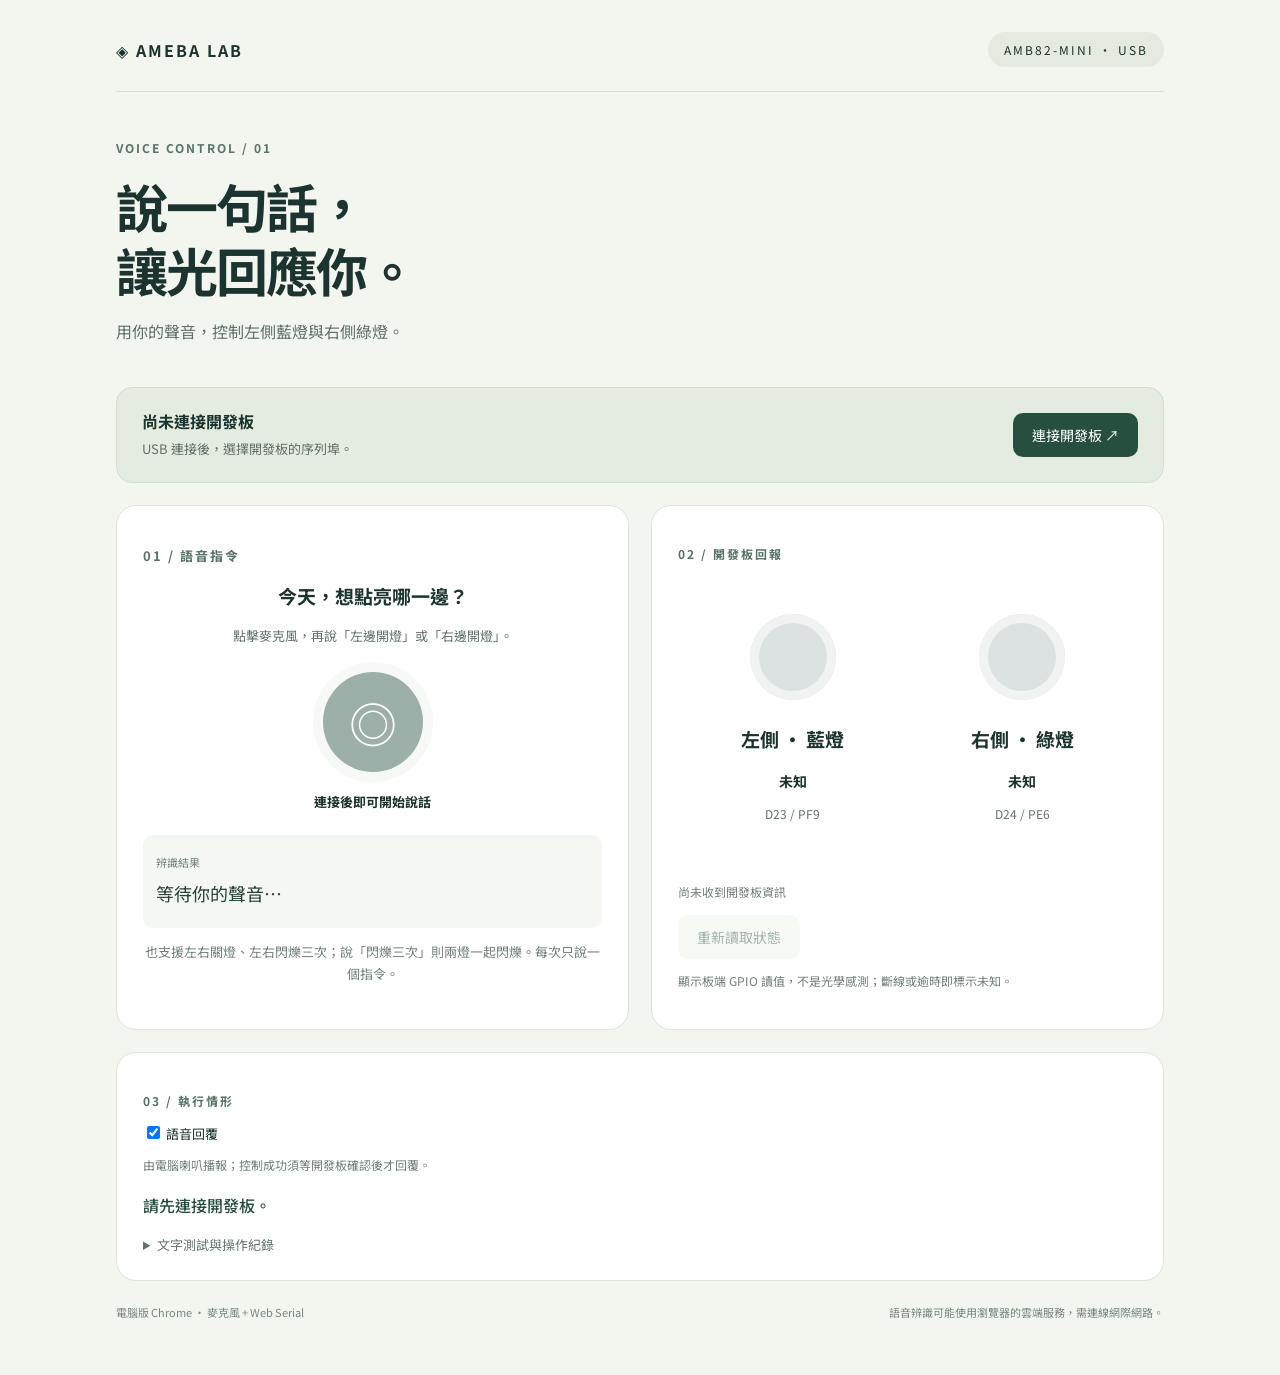
<file: web/index.html>
<!doctype html>
<html lang="zh-Hant">

<head>
  <meta charset="UTF-8">
  <meta name="viewport" content="width=device-width,initial-scale=1">
  <title>Ameba · 語音燈控</title>
  <link rel="stylesheet" href="style.css">
</head>

<body>
  <main>
    <header><a class="brand" href="./">◈ AMEBA LAB</a><span class="badge">AMB82-MINI · USB</span></header>
    <section class="intro">
      <p class="eyebrow">VOICE CONTROL / 01</p>
      <h1>說一句話，<br>讓光回應你。</h1>
      <p>用你的聲音，控制左側藍燈與右側綠燈。</p>
    </section>
    <section class="connection">
      <div><strong id="connection">尚未連接開發板</strong>
        <p id="device">USB 連接後，選擇開發板的序列埠。</p>
      </div><button id="connect">連接開發板 ↗</button><button id="disconnect" hidden>中斷連線</button>
    </section>
    <div class="layout">
      <section class="voice panel">
        <p class="eyebrow">01 / 語音指令</p>
        <h2>今天，想點亮哪一邊？</h2>
        <p>點擊麥克風，再說「左邊開燈」或「右邊開燈」。</p><button id="listen" class="mic" disabled aria-label="開始語音辨識">◎</button><strong
          id="speechStatus">連接後即可開始說話</strong>
        <div class="transcript"><span>辨識結果</span>
          <p id="transcript">等待你的聲音…</p>
        </div>
        <p class="hint">也支援左右關燈、左右閃爍三次；說「閃爍三次」則兩燈一起閃爍。每次只說一個指令。</p>
      </section>
      <section class="panel">
        <p class="eyebrow">02 / 開發板回報</p>
        <div class="lights">
          <article>
            <div id="blueOrb" class="orb blue"></div>
            <h2>左側 · 藍燈</h2><strong id="blueState">未知</strong>
            <p>D23 / PF9</p>
          </article>
          <article>
            <div id="greenOrb" class="orb green"></div>
            <h2>右側 · 綠燈</h2><strong id="greenState">未知</strong>
            <p>D24 / PE6</p>
          </article>
        </div>
        <p id="updated" class="hint">尚未收到開發板資訊</p><button id="refresh" class="secondary" disabled>重新讀取狀態</button>
        <p class="hint">顯示板端 GPIO 讀值，不是光學感測；斷線或逾時即標示未知。</p>
      </section>
    </div>
    <section class="panel feedback">
      <p class="eyebrow">03 / 執行情形</p><label><input type="checkbox" id="voiceReply" checked> 語音回覆</label>
      <p id="voiceReplyStatus" class="hint">由電腦喇叭播報；控制成功須等開發板確認後才回覆。</p>
      <p id="feedback" role="status" aria-live="polite">請先連接開發板。</p>
      <details>
        <summary>文字測試與操作紀錄</summary>
        <form id="textForm"><label for="text">輸入與語音相同的指令</label>
          <div class="inputRow"><input id="text" placeholder="例如：左邊開燈" autocomplete="off"><button id="send"
              disabled>傳送</button></div>
        </form>
        <ol id="log"></ol>
      </details>
    </section>
    <footer>電腦版 Chrome · 麥克風 + Web Serial <span>語音辨識可能使用瀏覽器的雲端服務，需連線網際網路。</span></footer>
  </main>
  <script type="module" src="app.js"></script>
</body>

</html>
</file>
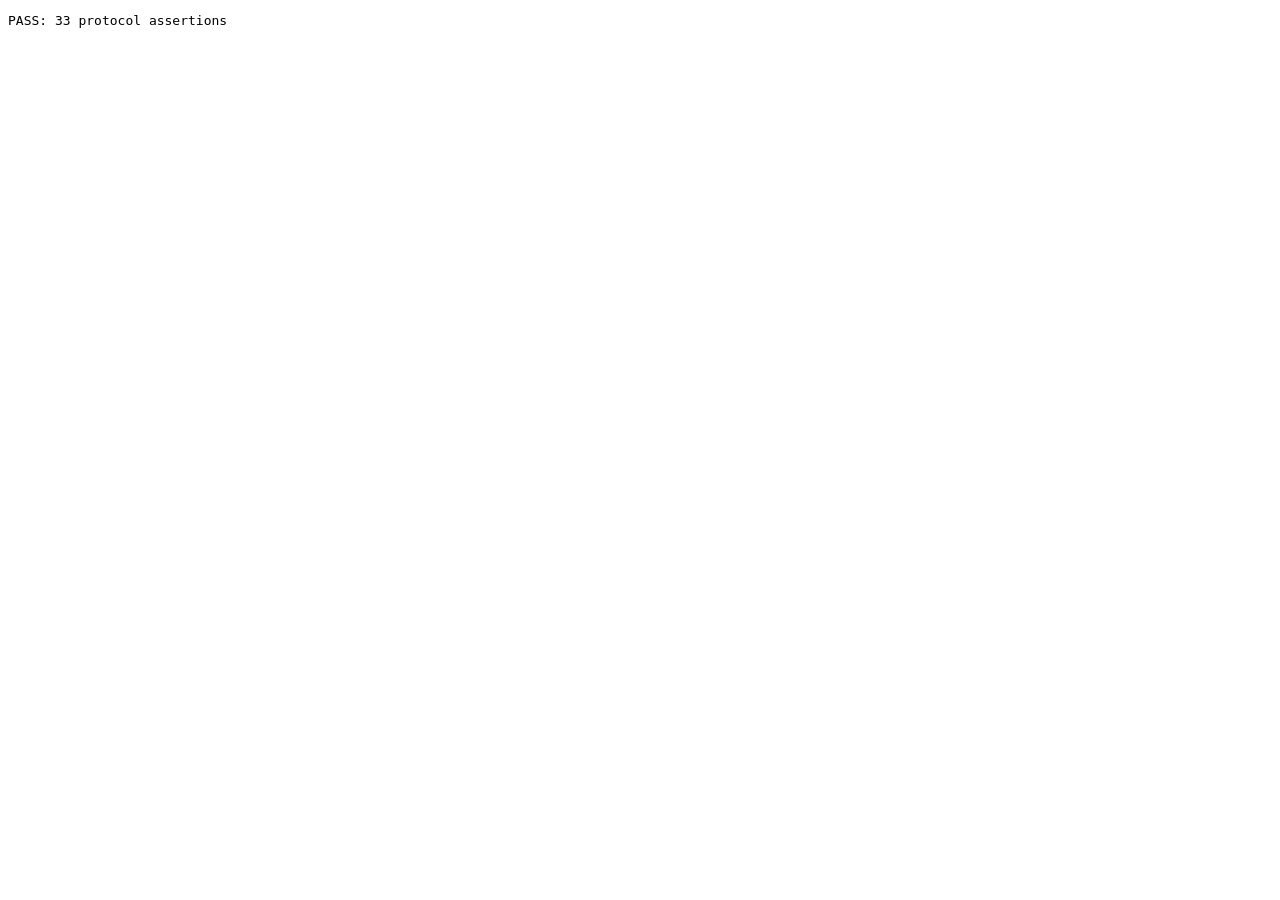
<file: web/tests.html>
<!doctype html><meta charset="utf-8"><title>Protocol tests</title><pre id="result">Running…</pre><script type="module">
import {parseSpeech, parseReply} from './protocol.js';
let count = 0;
function equal(actual, expected) { count++; if (actual !== expected) throw new Error(`Test ${count}: ${actual} !== ${expected}`); }
try {
  for (const [text, command] of [['左邊閃爍三次','BLUE_BLINK3'], ['藍燈閃爍3次','BLUE_BLINK3'], ['右邊閃爍三次','GREEN_BLINK3'], ['绿灯闪烁3次','GREEN_BLINK3'], ['閃爍三次','BOTH_BLINK3'], ['全部閃爍三次','BOTH_BLINK3']]) equal(parseSpeech(text),command);
  for (const text of ['不要閃爍三次', '左邊閃爍四次', '閃爍33次', '左邊閃爍三次右邊開燈']) equal(parseSpeech(text),null);
  for (const [text, command] of [['左邊開燈','BLUE_ON'],['右邊開燈','GREEN_ON'],['左邊關燈','BLUE_OFF'],['右邊關燈','GREEN_OFF'],[' 左边开灯。 ','BLUE_ON'],['開藍燈','BLUE_ON'],['關綠燈','GREEN_OFF']]) equal(parseSpeech(text),command);
  for (const text of ['', '不要左邊開燈', '左邊開燈嗎', '左邊開燈右邊關燈', '今天的天氣', '開燈', '請不要開藍燈', '左邊', '左邊開燈或右邊開燈']) equal(parseSpeech(text), null);
  const good = {protocol:1,board:'AMB82-MINI',id:12,ok:true,blue:true,green:false};
  equal(parseReply(JSON.stringify(good)).blue, true);
  for (const bad of ['boot log', '{}', JSON.stringify({...good,id:0}), JSON.stringify({...good,board:'OTHER'}), JSON.stringify({...good,blue:'true'}), JSON.stringify({...good,protocol:2})]) equal(parseReply(bad),null);
  document.getElementById('result').textContent = `PASS: ${count} protocol assertions`;
} catch (e) { document.getElementById('result').textContent = `FAIL: ${e.message}`; throw e; }
</script>
</file>
<file: web/style.css>
@import url('https://fonts.googleapis.com/css2?family=Noto+Sans+TC:wght@400;500;700&display=swap');

:root {
    font-family: 'Noto Sans TC', sans-serif;
    color: #1c3430;
    background: #f3f5ef;
    font-synthesis: none
}

* {
    box-sizing: border-box
}

body {
    margin: 0
}

main {
    max-width: 1120px;
    margin: auto;
    padding: 32px 36px
}

header {
    display: flex;
    justify-content: space-between;
    align-items: center;
    border-bottom: 1px solid #d9dfd5;
    padding-bottom: 24px
}

.brand {
    font-weight: 700;
    letter-spacing: 2px;
    text-decoration: none;
    color: inherit
}

.badge,
.eyebrow {
    font-size: 12px;
    letter-spacing: 2px
}

.badge {
    background: #e5eade;
    border-radius: 20px;
    padding: 9px 16px
}

.intro {
    padding: 34px 0 26px
}

.eyebrow {
    color: #577465;
    font-weight: 700
}

h1 {
    font-size: 52px;
    line-height: 1.23;
    letter-spacing: -2px;
    margin: 16px 0
}

p {
    line-height: 1.7;
    color: #61716b
}

h2 {
    font-size: 19px
}

.connection {
    display: flex;
    gap: 14px;
    align-items: center;
    padding: 21px 25px;
    background: #e4ebdf;
    border: 1px solid #d4dfcd;
    border-radius: 16px;
    margin-bottom: 22px
}

.connection div {
    flex: 1
}

.connection p {
    font-size: 13px;
    margin: 5px 0 0
}

button {
    font: inherit;
    cursor: pointer;
    border: 0;
    background: #264f40;
    color: white;
    padding: 12px 19px;
    border-radius: 10px;
    font-size: 14px
}

button:hover {
    filter: brightness(1.1)
}

button:disabled {
    opacity: .45;
    cursor: not-allowed
}

.layout {
    display: grid;
    grid-template-columns: 1fr 1fr;
    gap: 22px
}

.panel {
    background: #fff;
    border: 1px solid #e0e5da;
    border-radius: 20px;
    padding: 26px
}

.voice {
    text-align: center
}

.voice>.eyebrow {
    text-align: left
}

.voice p {
    font-size: 13px
}

.mic {
    display: block;
    border-radius: 50%;
    height: 100px;
    width: 100px;
    margin: 25px auto 16px;
    font-size: 48px;
    box-shadow: 0 0 0 10px #edf3e9
}

.mic.listening {
    background: #ba613c;
    animation: pulse 1s infinite
}

.voice>strong {
    font-size: 13px
}

.transcript {
    background: #f5f7f2;
    border-radius: 10px;
    margin: 23px 0 12px;
    padding: 13px;
    text-align: left
}

.transcript span {
    font-size: 11px;
    color: #738479
}

.transcript p {
    font-size: 18px;
    margin: 6px 0;
    color: #294336
}

.hint {
    font-size: 12px;
    color: #718178
}

.lights {
    display: flex;
    justify-content: space-around;
    text-align: center;
    padding: 38px 0 34px
}

.lights p {
    font-size: 12px
}

.lights strong {
    font-size: 14px
}

.orb {
    width: 86px;
    height: 86px;
    border-radius: 50%;
    background: #dce1e2;
    margin: 0 auto 25px;
    box-shadow: inset 0 0 0 9px #f1f3f2
}

.orb.blue.on {
    background: #4a9beb;
    box-shadow: 0 0 35px #7bbaff77, inset 0 0 0 9px #b9dcff
}

.orb.green.on {
    background: #51bd8a;
    box-shadow: 0 0 35px #72d7aa77, inset 0 0 0 9px #bcebd4
}

.orb.off {
    background: #a4b4af
}

.secondary {
    background: #eef3e9;
    color: #355b49
}

.feedback {
    margin-top: 22px
}

.feedback>p#feedback {
    color: #264f40;
    font-weight: 500
}

.feedback>p#feedback.error {
    color: #ad4234
}

summary {
    cursor: pointer;
    font-size: 13px;
    color: #62756a
}

form {
    margin: 18px 0
}

label {
    display: block;
    font-size: 13px;
    margin-bottom: 8px
}

.inputRow {
    display: flex;
    gap: 10px
}

input {
    min-width: 0;
    flex: 1;
    padding: 11px;
    border: 1px solid #cad6c8;
    border-radius: 8px;
    font: inherit
}

ol {
    padding-left: 22px;
    font-size: 12px;
    color: #66796b;
    max-height: 200px;
    overflow: auto
}

footer {
    display: flex;
    justify-content: space-between;
    gap: 20px;
    font-size: 11px;
    color: #79887e;
    padding: 23px 0
}

button:focus-visible,
input:focus-visible,
summary:focus-visible {
    outline: 3px solid #d29a47;
    outline-offset: 4px
}

[hidden] {
    display: none !important
}

@keyframes pulse {
    50% {
        box-shadow: 0 0 0 15px #f3e4dc
    }
}

@media(max-width:720px) {
    main {
        padding: 22px 18px
    }

    h1 {
        font-size: 40px
    }

    .layout {
        grid-template-columns: 1fr
    }

    .connection {
        flex-wrap: wrap
    }

    .connection div {
        flex-basis: 100%
    }

    .badge {
        font-size: 9px
    }

    footer {
        flex-direction: column
    }

    .panel {
        padding: 22px
    }
}
</file>
